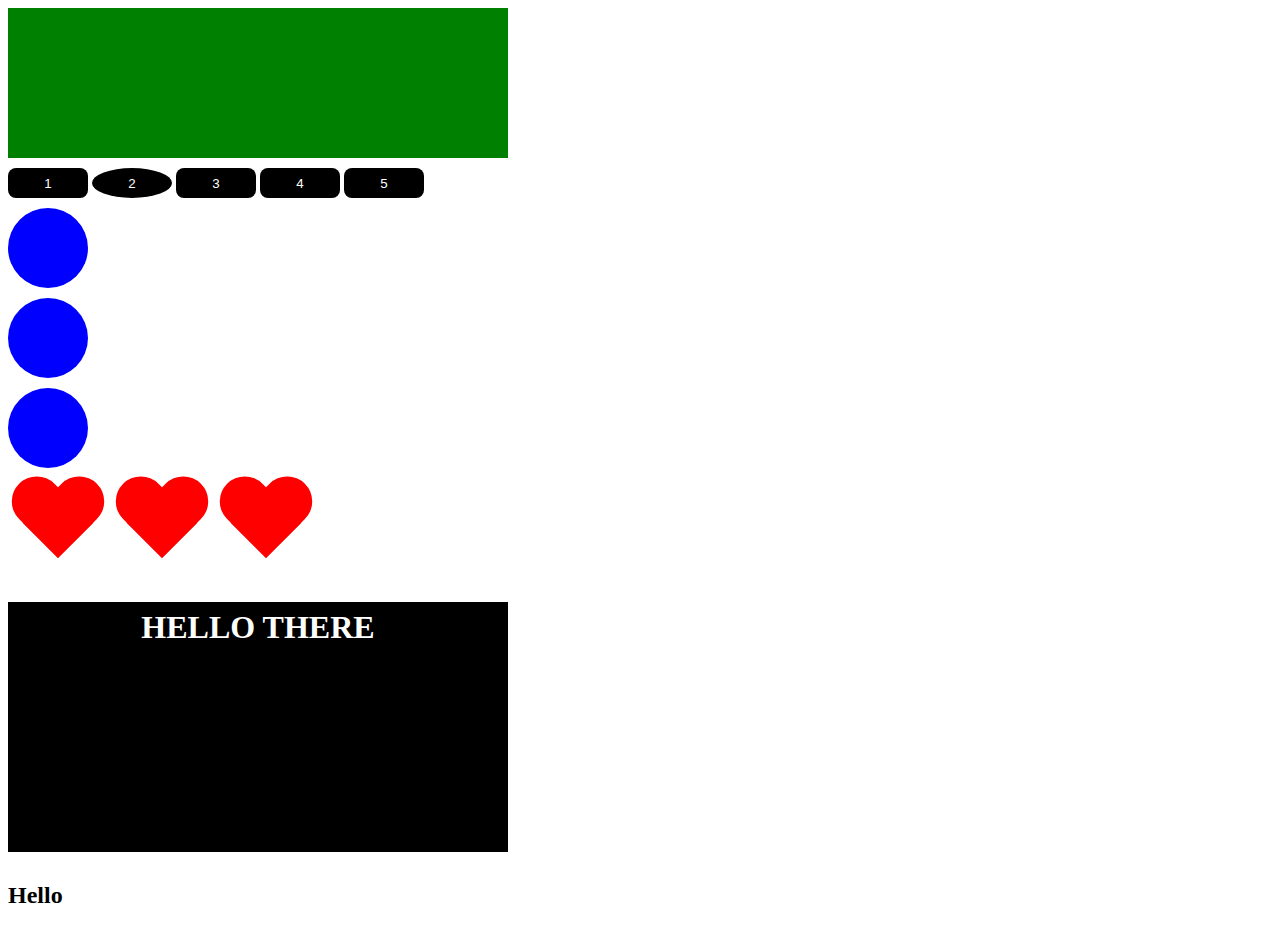
<file: index.html>
<!DOCTYPE html>
<html lang="ru">
	<head>
		<meta charset="utf-8">
		<meta http-equiv="X-UA-Compatible" content="IE=edge">
		<title>JavaScript</title>
		<link rel="stylesheet" href="css/style.css">
	</head>
	<body>
		<div class="box" id="box"></div>
		<button>1</button>
		<button>2</button>
		<button>3</button>
		<button>4</button>
		<button>5</button>

		<div class="circle"></div>
		<div class="circle"></div>
		<div class="circle"></div>

		<div class="wrapper">
			<div class="heart"></div>
			<div class="heart"></div>
            <div class="heart"></div>
            
		</div>

		<script src="js/script.js"></script>
	</body>
</html>
</file>
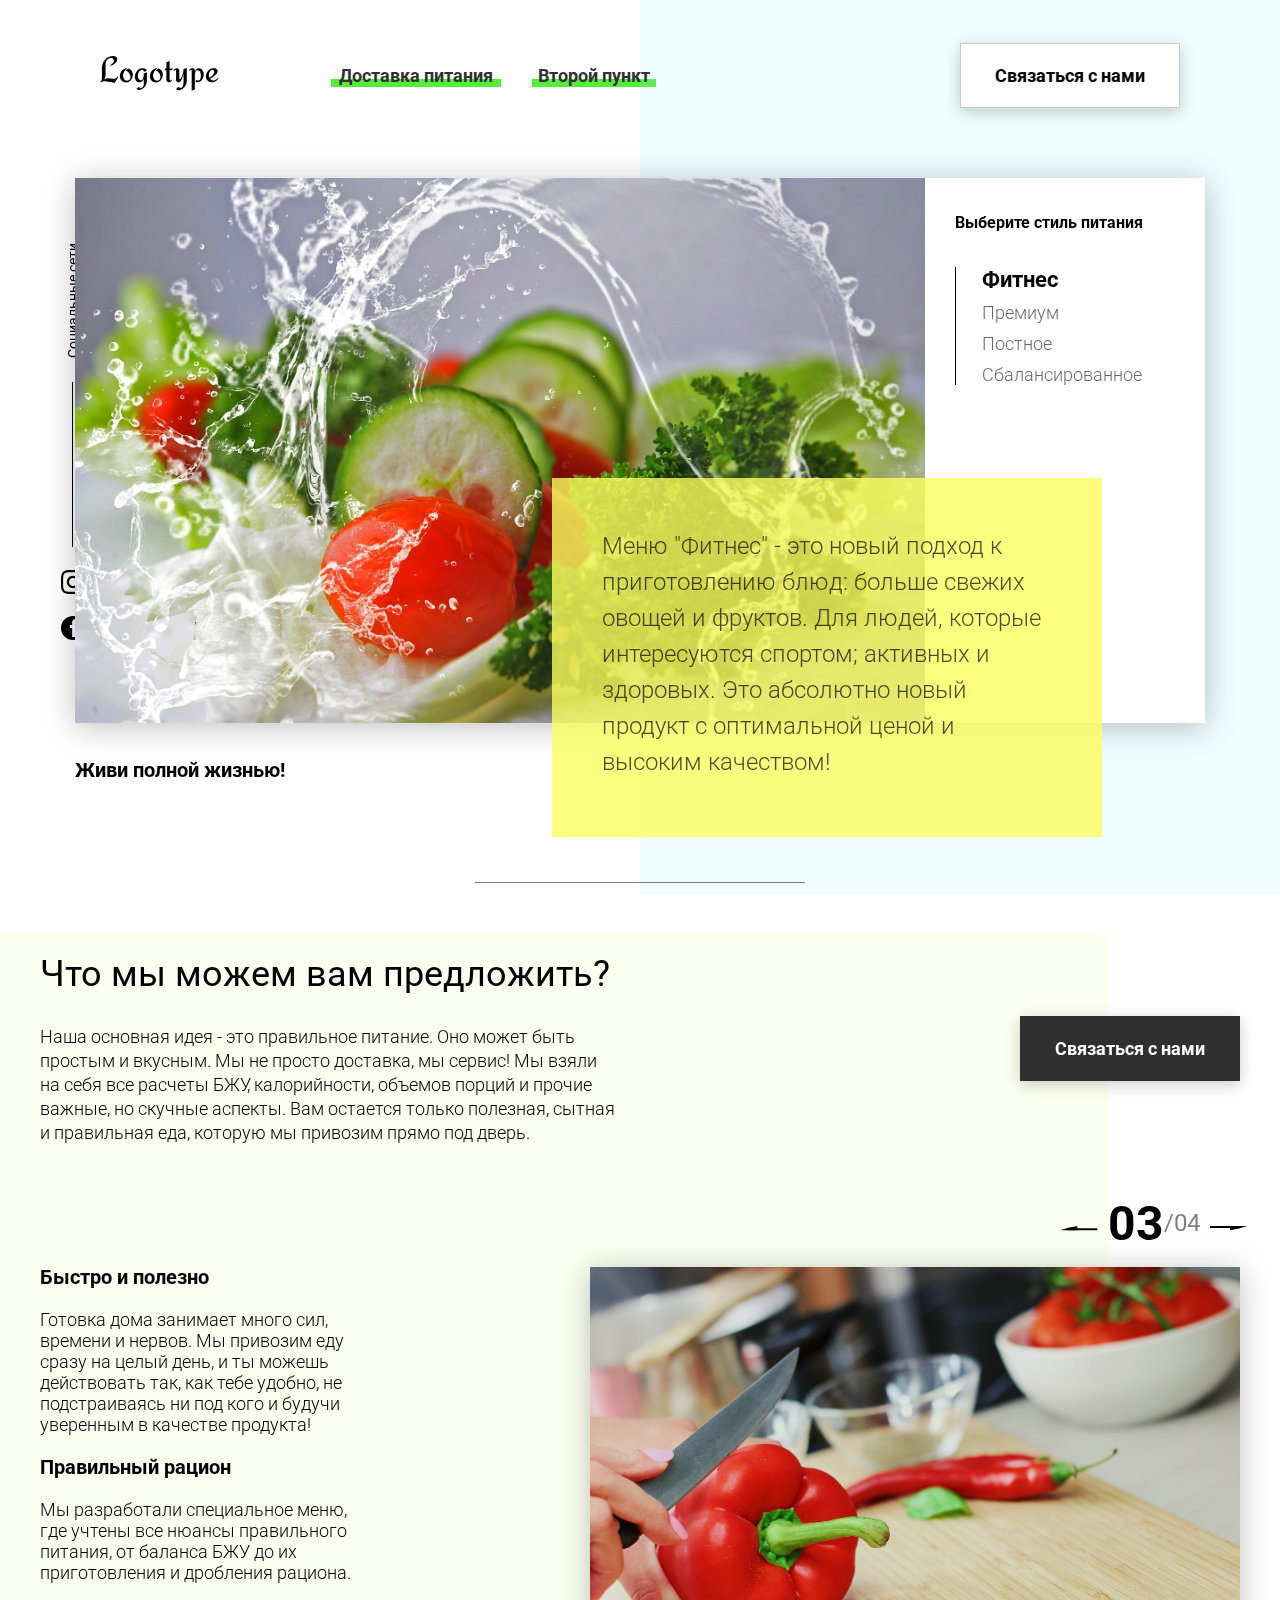
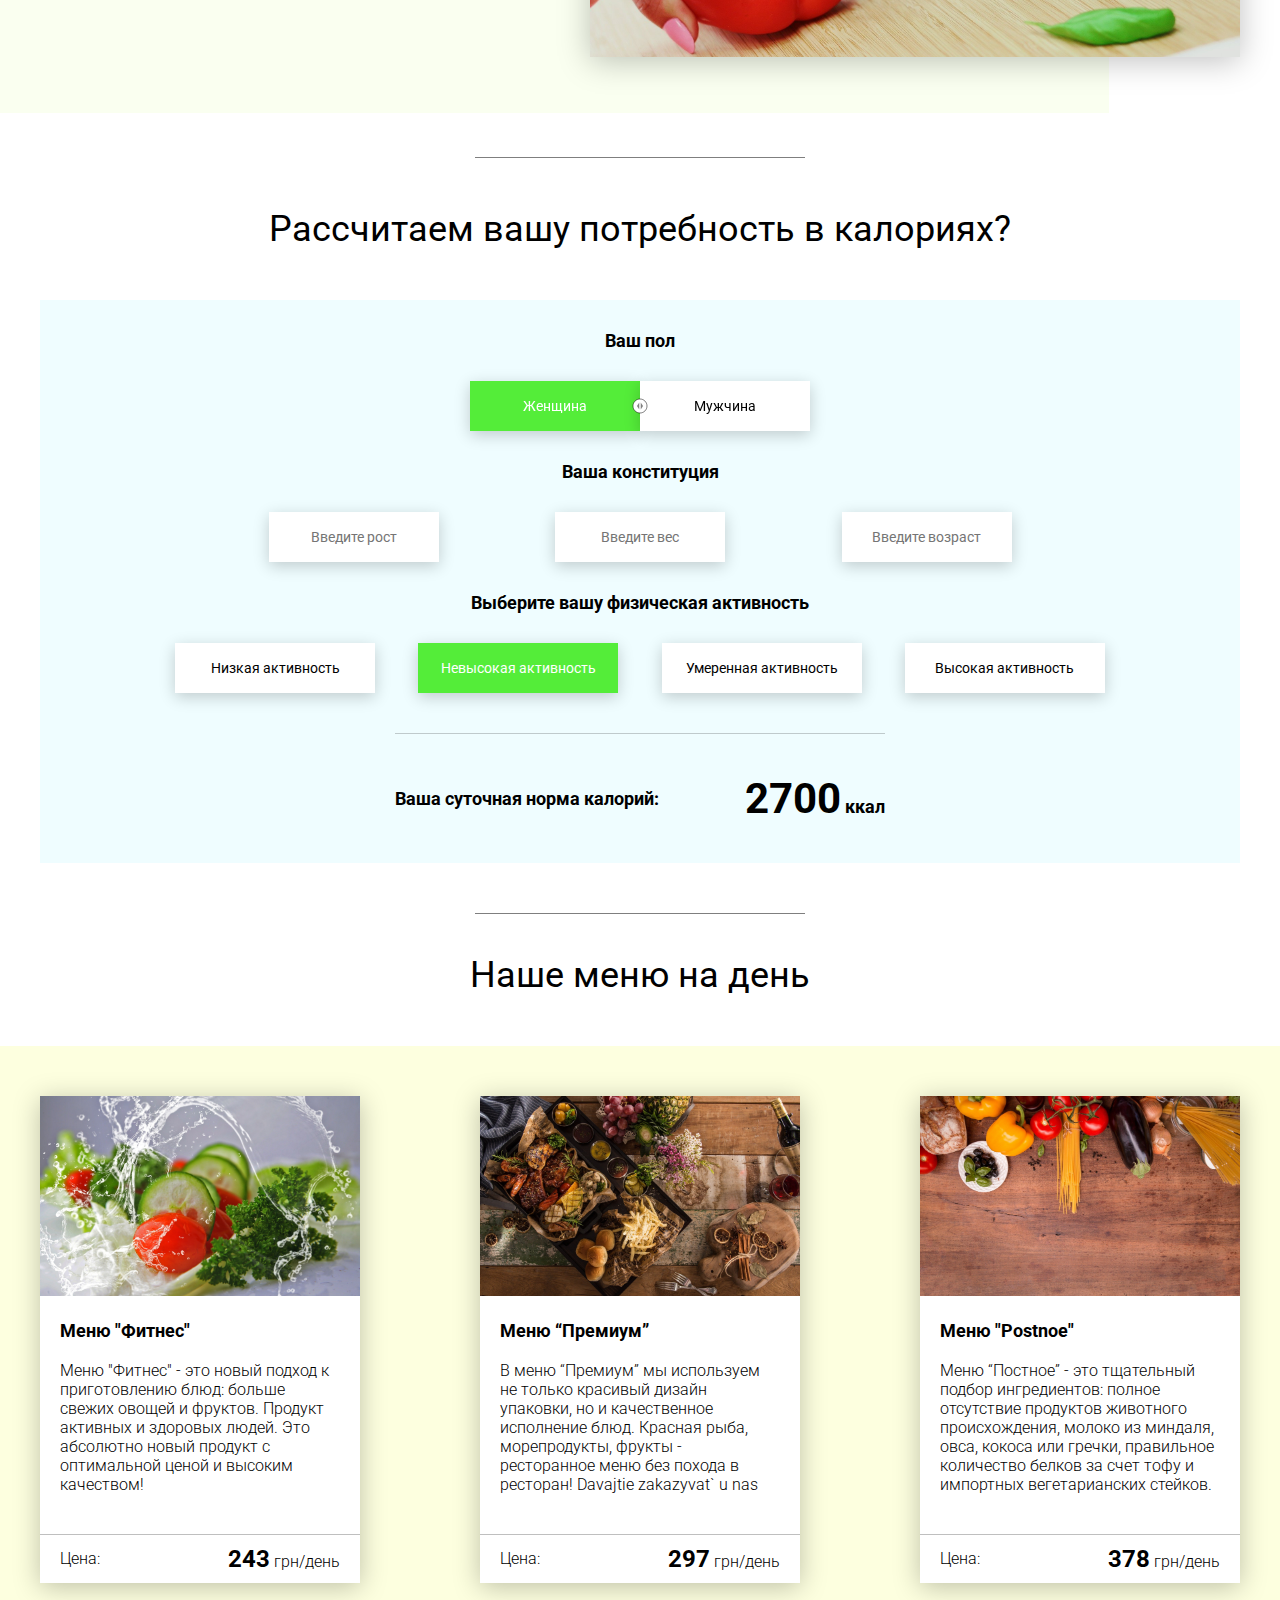
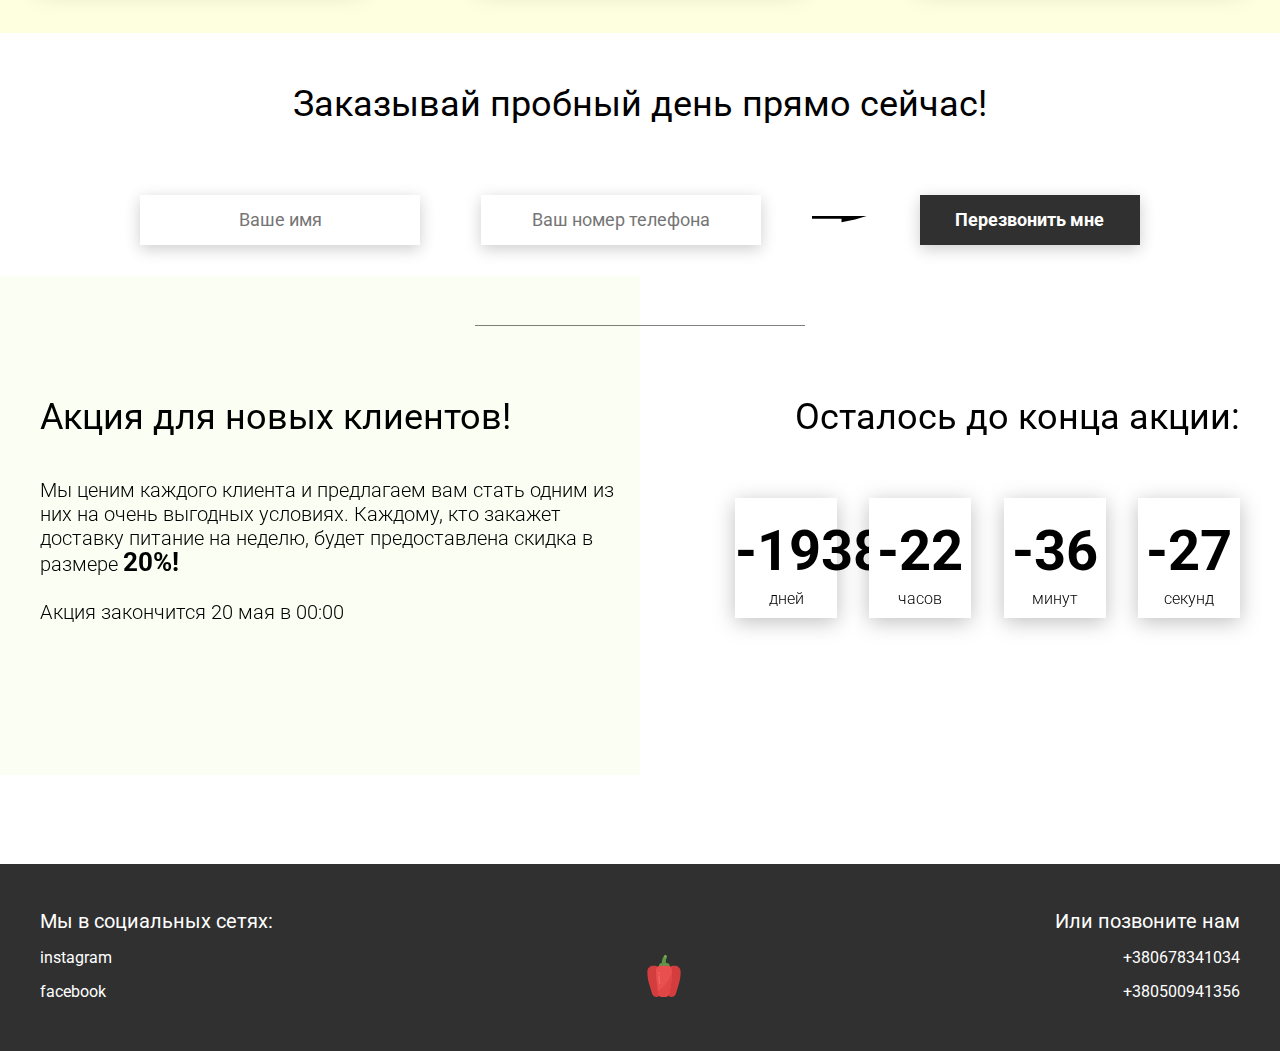
<file: 3.4 Food_dist/index.html>
<!DOCTYPE html>
<html lang="en">
<head>
    <meta charset="UTF-8">
    <meta name="viewport" content="width=device-width, initial-scale=1.0">
    <title>Food</title>
    <link rel="stylesheet" href="css/style.css">
</head>
<body>
    <header class="header">
        <div class="header__left-block">
            <div class="header__logo">
                <img src="icons/logo.svg" alt="Логотип">
            </div>
            <nav class="header__links">
                <a href="#" class="header__link">Доставка питания</a>
                <a href="#" class="header__link">Второй пункт</a>
            </nav>
        </div>
        <div class="header__right-block">
            <button data-modal class="btn btn_white">Связаться с нами</button>
        </div>
    </header>
    <div class="sidepanel">
        <div class="sidepanel__text"><span>Социальные сети</span></div>
        <div class="sidepanel__divider"></div>
        <a href="#" class="sidepanel__icon">
            <img src="icons/instagram.svg" alt="instagram">
        </a>
        <a href="#" class="sidepanel__icon">
            <img src="icons/facebook.svg" alt="facebook">
        </a>
    </div>

    <div class="preview">
        <div class="bgc_blue"></div>
        <div class="container">
            <div class="tabcontainer">
                <div class="tabcontent">
                    <img src="img/tabs/vegy.jpg" alt="vegy">
                    <div class="tabcontent__descr">
                        Меню "Фитнес" - это новый подход к приготовлению блюд: больше свежих овощей и фруктов. Для людей, которые интересуются спортом; активных и здоровых. Это абсолютно новый продукт с оптимальной ценой и высоким качеством!
                    </div>
                </div>
                <div class="tabcontent">
                    <img src="img/tabs/elite.jpg" alt="elite">
                    <div class="tabcontent__descr">
                        Меню “Премиум” - мы используем не только красивый дизайн упаковки, но и качественное исполнение блюд. Красная рыба, морепродукты, фрукты - ресторанное меню без похода в ресторан!                                     
                    </div>
                </div> 
                <div class="tabcontent">
                    <img src="img/tabs/post.jpg" alt="post">
                    <div class="tabcontent__descr">
                        Наше специальное “Постное меню” - это тщательный подбор ингредиентов: полное отсутствие продуктов животного происхождения. Полная гармония с собой и природой в каждом элементе! Все будет Ом!                                     
                    </div>
                </div>
                <div class="tabcontent">
                    <img src="img/tabs/vegy.jpg" alt="vegy">
                    <div class="tabcontent__descr">
                        Меню "Сбалансированное" - это соответствие вашего рациона всем научным рекомендациям. Мы тщательно просчитываем вашу потребность в к/б/ж/у и создаем лучшие блюда для вас.
                    </div>
                </div> 
                <div class="tabheader">
                    <h3>Выберите стиль питания</h3>
                    <div class="tabheader__items">
                        <div class="tabheader__item tabheader__item_active">Фитнес</div>
                        <div class="tabheader__item">Премиум</div>
                        <div class="tabheader__item">Постное</div>
                        <div class="tabheader__item">Сбалансированное</div>
                    </div>
                </div>
            </div>
            <div class="preview__life">Живи полной жизнью!</div>
        </div>
    </div>

    <div class="divider"></div>

    <div class="offer">
        <div class="bgc_y"></div>
        <div class="container">
            <div class="offer__text">
                <h2 class="title">Что мы можем вам предложить?</h2>
                <div class="offer__descr">
                    Наша основная идея - это правильное питание. Оно может быть простым и вкусным. Мы не просто доставка, мы сервис! Мы взяли на себя все расчеты БЖУ, калорийности, объемов порций и прочие важные, но скучные аспекты. Вам остается только полезная, сытная и правильная еда, которую мы привозим прямо под дверь.
                </div>
            </div>
            <div class="offer__action">
                <button data-modal class="btn btn_dark">Связаться с нами</button>
            </div>
        </div>
        <div class="container">
            <div class="offer__advantages">
                <h2>Быстро и полезно</h2>
                <div class="offer__advantages-text">
                    Готовка дома занимает много сил, времени и нервов. Мы привозим еду сразу на целый день, и ты можешь действовать так, как тебе удобно, не подстраиваясь ни под кого и будучи уверенным в качестве продукта!
                </div>
                <h2>Правильный рацион</h2>
                <div class="offer__advantages-text">
                    Мы разработали специальное меню, где учтены все нюансы правильного питания, от баланса БЖУ до их приготовления и дробления рациона.
                </div>
            </div>
            <div class="offer__slider">
                <div class="offer__slider-counter">
                    <div class="offer__slider-prev">
                        <img src="icons/left.svg" alt="prev">
                    </div>
                    <span id="current">03</span>
                    /
                    <span id="total">04</span>
                    <div class="offer__slider-next">
                        <img src="icons/right.svg" alt="next">
                    </div>
                </div>
                <div class="offer__slider-wrapper">
                    <div class="offer__slide">
                        <img src="img/slider/pepper.jpg" alt="pepper">
                    </div>
                    <!-- <div class="offer__slide">
                        <img src="img/slider/food-12.jpg" alt="food">
                    </div>
                    <div class="offer__slide">
                        <img src="img/slider/olive-oil.jpg" alt="oil">
                    </div>
                    <div class="offer__slide">
                        <img src="img/slider/paprika.jpg" alt="paprika">
                    </div> -->
                </div>
            </div>
        </div>
    </div>

    <div class="divider"></div>

    <div class="calculating">
        <div class="container">
            <h2 class="title">Рассчитаем вашу потребность в калориях?
            </h2>
            <div class="calculating__field">
                <div class="calculating__subtitle">
                    Ваш пол
                </div>
                <div class="calculating__choose" id="gender">
                    <div class="calculating__choose-item calculating__choose-item_active">Женщина</div>
                    <div class="calculating__choose-item">Мужчина</div>
                </div>

                <div class="calculating__subtitle">
                    Ваша конституция
                </div>
                <div class="calculating__choose calculating__choose_medium">
                    <input type="text" id="height" placeholder="Введите рост" class="calculating__choose-item">
                    <input type="text" id="weight" placeholder="Введите вес"  class="calculating__choose-item">
                    <input type="text" id="age" placeholder="Введите возраст" class="calculating__choose-item">
                </div>

                <div class="calculating__subtitle">
                    Выберите вашу физическая активность
                </div>
                <div class="calculating__choose calculating__choose_big">
                    <div id="low" class="calculating__choose-item">Низкая активность </div>
                    <div id="small"  class="calculating__choose-item calculating__choose-item_active">Невысокая активность</div>
                    <div id="medium" class="calculating__choose-item">Умеренная активность</div>
                    <div id="high" class="calculating__choose-item">Высокая активность</div>
                </div>

                <div class="calculating__divider"></div>

                <div class="calculating__total">
                    <div class="calculating__subtitle">
                        Ваша суточная норма калорий:
                    </div>
                    <div class="calculating__result">
                        <span>2700</span> ккал
                    </div>
                </div>
            </div>
        </div>
    </div>

    <div class="divider"></div>

    <div class="menu">
        <h2 class="title">Наше меню на день</h2>

        <div class="menu__field">
            <div class="container" id="cont">
                <!-- <div class="menu__item">
                    <img src="img/tabs/vegy.jpg" alt="vegy">
                    <h3 class="menu__item-subtitle">Меню "Фитнес"</h3>
                    <div class="menu__item-descr">Меню "Фитнес" - это новый подход к приготовлению блюд: больше свежих овощей и фруктов. Продукт активных и здоровых людей. Это абсолютно новый продукт с оптимальной ценой и высоким качеством!</div>
                    <div class="menu__item-divider"></div>
                    <div class="menu__item-price">
                        <div class="menu__item-cost">Цена:</div>
                        <div class="menu__item-total"><span>229</span> грн/день</div>
                    </div>
                </div>
                <div class="menu__item">
                    <img src="img/tabs/elite.jpg" alt="elite">
                    <h3 class="menu__item-subtitle">Меню “Премиум”</h3>
                    <div class="menu__item-descr">В меню “Премиум” мы используем не только красивый дизайн упаковки, но и качественное исполнение блюд. Красная рыба, морепродукты, фрукты - ресторанное меню без похода в ресторан!</div>
                    <div class="menu__item-divider"></div>
                    <div class="menu__item-price">
                        <div class="menu__item-cost">Цена:</div>
                        <div class="menu__item-total"><span>550</span> грн/день</div>
                    </div>
                </div>
                <div class="menu__item">
                    <img src="img/tabs/post.jpg" alt="post">
                    <h3 class="menu__item-subtitle">Меню "Постное"</h3>
                    <div class="menu__item-descr">Меню “Постное” - это тщательный подбор ингредиентов: полное отсутствие продуктов животного происхождения, молоко из миндаля, овса, кокоса или гречки, правильное количество белков за счет тофу и импортных вегетарианских стейков. </div>
                    <div class="menu__item-divider"></div>
                    <div class="menu__item-price">
                        <div class="menu__item-cost">Цена:</div>
                        <div class="menu__item-total"><span>430</span> грн/день</div>
                    </div>
                </div> -->
            </div>
        </div>
    </div>

    <div class="order">
        <div class="container">
            <div class="title">Заказывай пробный день прямо сейчас!</div>
            <form action="#" class="order__form">
                <input required placeholder="Ваше имя" name="name" type="text" class="order__input">
                <input required placeholder="Ваш номер телефона" name="phone" type="phone" class="order__input">
                <img src="icons/right.svg" alt="right">
                <button class="btn btn_dark btn_min">Перезвонить мне</button>
            </form>
        </div>
    </div>

    <div class="divider"></div>

    <div class="promotion">
        <div class="bgc_y"></div>
        <div class="container">
            <div class="promotion__text">
                <div class="title">Акция для новых клиентов!</div>
                <div class="promotion__descr">
                    Мы ценим каждого клиента и предлагаем вам стать одним из них на очень выгодных условиях. 
                    Каждому, кто закажет доставку питание на неделю, будет предоставлена скидка в размере <span>20%!</span>
                    <br><br>
                    Акция закончится 20 мая в 00:00
                </div>
            </div>
            <div class="promotion__timer">
                <div class="title">Осталось до конца акции:</div>
                <div class="timer">
                    <div class="timer__block">
                        <span id="days">12</span>
                        дней
                    </div>
                    <div class="timer__block">
                        <span id="hours">20</span>
                        часов
                    </div>
                    <div class="timer__block">
                        <span id="minutes">56</span>
                        минут
                    </div>
                    <div class="timer__block">
                        <span id="seconds">20</span>
                        секунд
                    </div>
                </div>
            </div>
        </div>
    </div>

    <footer class="footer">
        <div class="container">
            <div class="social">
                <div class="subtitle">Мы в социальных сетях:</div>
                <a href="#" class="link">instagram</a>
                <a href="#" class="link">facebook</a>
            </div>
            <div class="pepper">
                <img src="icons/veg.svg" alt="pepper">
            </div>
            <div class="call">
                <div class="subtitle">Или позвоните нам</div>
                <a href="#" class="link">+380678341034</a>
                <a href="#" class="link">+380500941356</a>
            </div>
        </div>
    </footer>

    <div class="modal hide">
        <div class="modal__dialog">
            <div class="modal__content">
                <form action="#">
                    <div data-close class="modal__close">&times;</div>
                    <div class="modal__title">Мы свяжемся с вами как можно быстрее!</div>
                    <input required placeholder="Ваше имя" name="name" type="text" class="modal__input">
                    <input required placeholder="Ваш номер телефона" name="phone" type="phone" class="modal__input">
                    <button class="btn btn_dark btn_min">Перезвонить мне</button>
                </form>
            </div>
        </div>
    </div>
    <script src="js/script.js"></script>
</body>
</html>
</file>
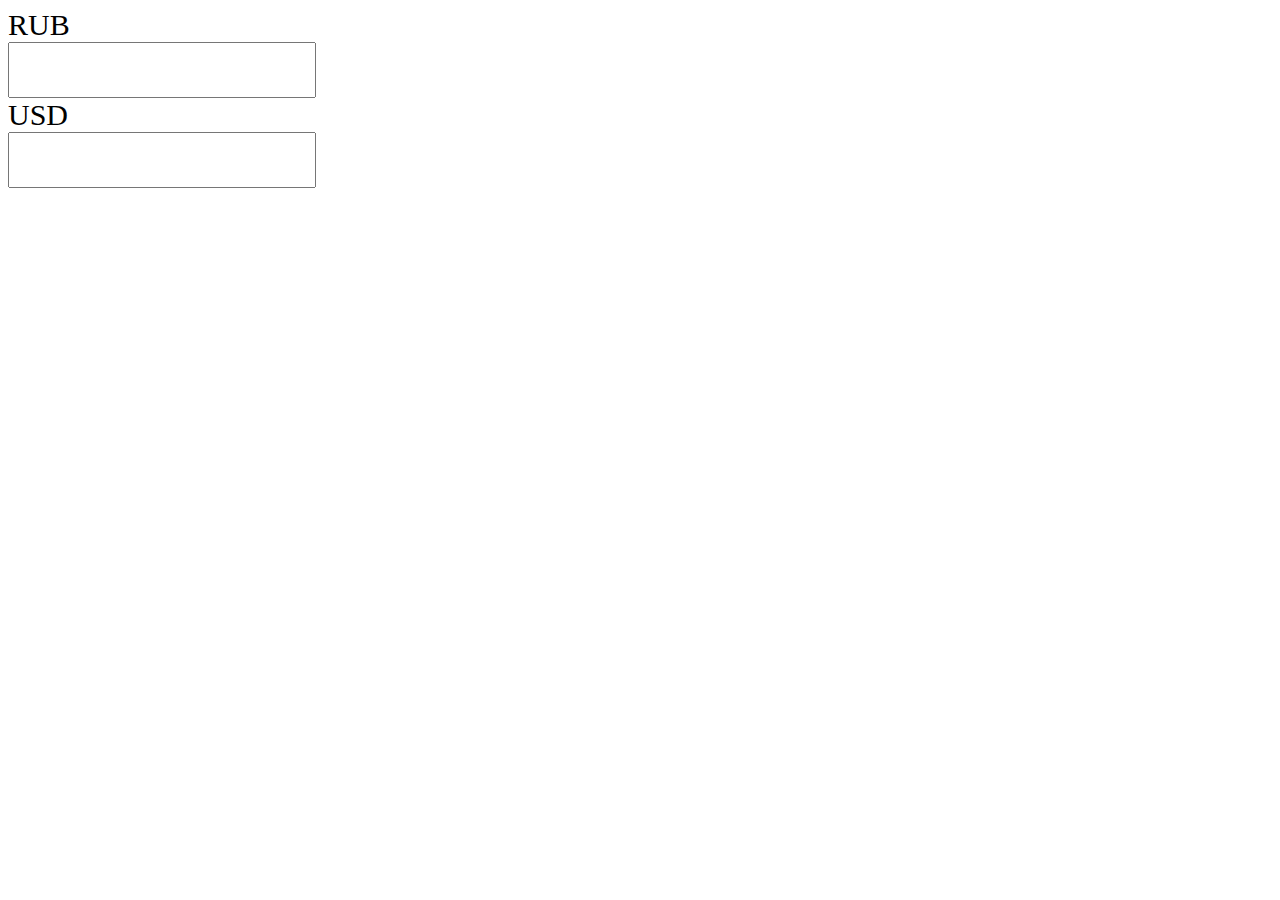
<file: calc /index.html>
<!DOCTYPE html>
<html lang="en">
<head>
    <meta charset="UTF-8">
    <meta name="viewport" content="width=device-width, initial-scale=1.0">
    <meta http-equiv="X-UA-Compatible" content="ie=edge">
    <title>Calc</title>
    <style>
        label {
            display: block;
            font-size: 30px;
        }
        input {
            width: 300px;
            height: 50px;
            font-size: 30px;
        }
    </style>
</head>
<body>
    <label for="rub">RUB</label>
    <input id="rub" type="text">
    <label for="usd">USD</label>
    <input id="usd" type="text">
    <script src="js/script.js"></script>
</body>
</html>
</file>
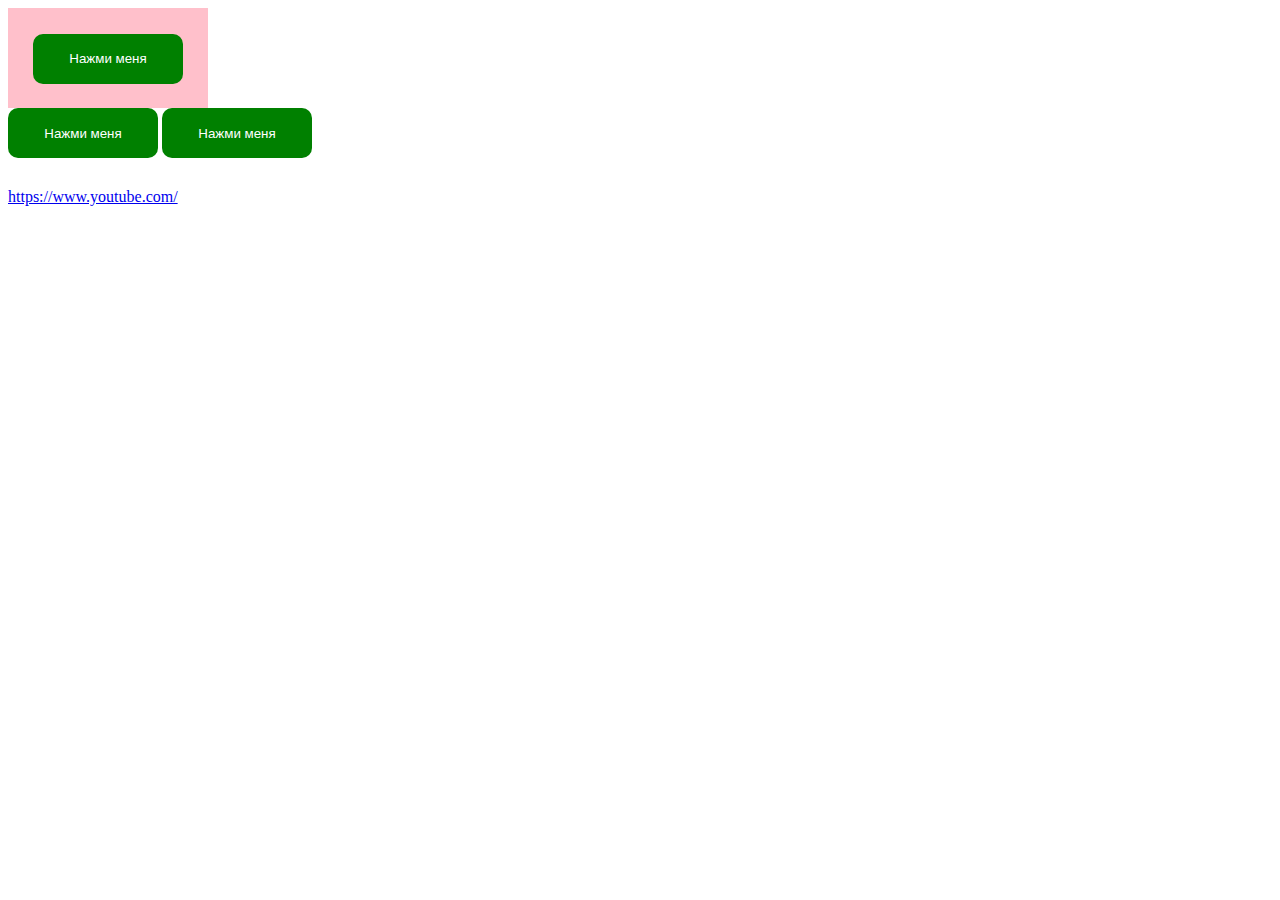
<file: preview/index.html>
<!DOCTYPE html>
<html lang="ru">
  <head>
		<meta charset="utf-8">
		<meta http-equiv="X-UA-Compatible" content="IE=edge">
		<title>JavaScript</title>
		<link rel="stylesheet" href="css.css">
  </head>
  <body>
        <div class="overlay">
			<button id="btn">Нажми меня</button>
		</div>
		<button >Нажми меня</button>
		<button>Нажми меня</button>

    	<a href="https://www.youtube.com/">https://www.youtube.com/</a>

		<script src="script.js"></script>
  </body>
</html>
</file>
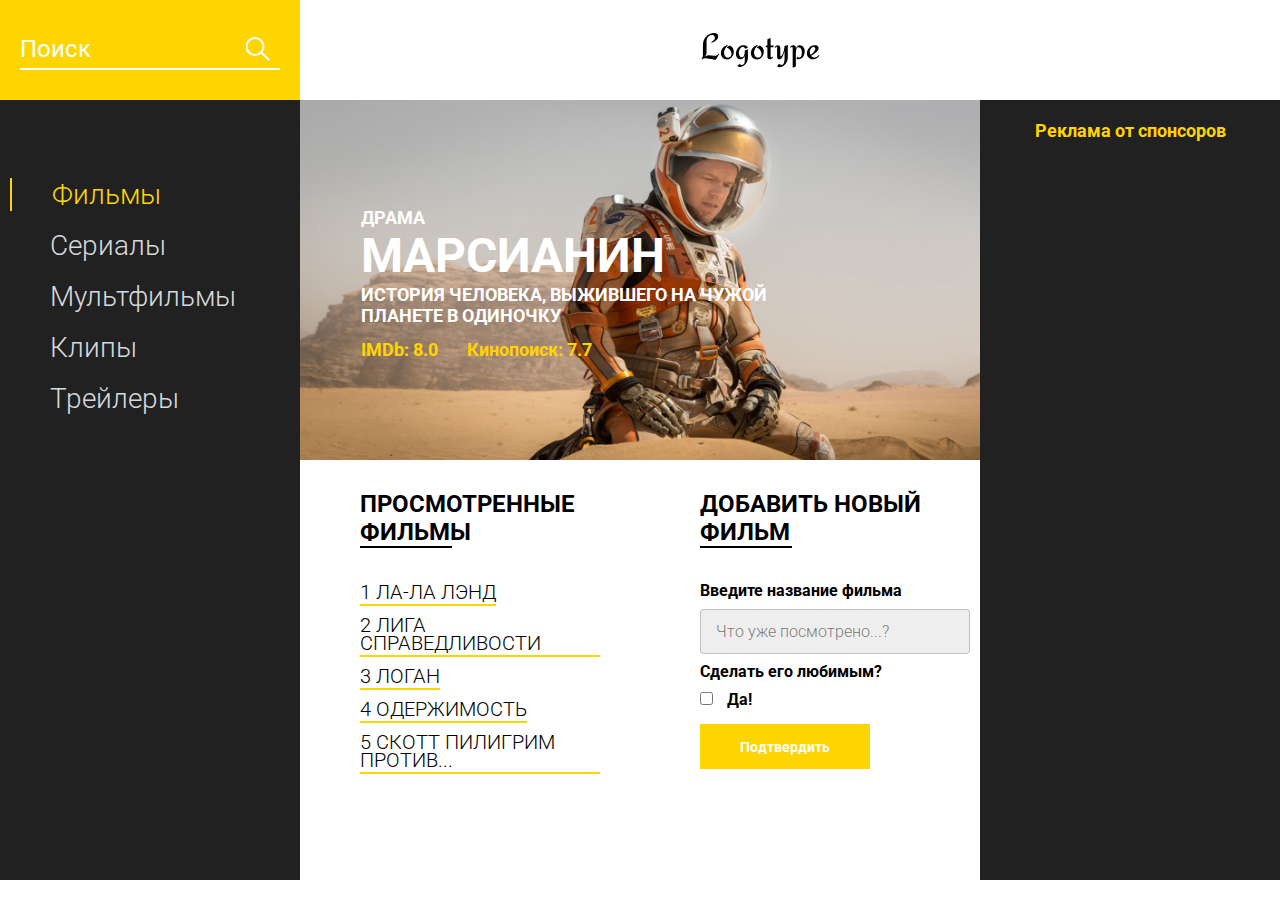
<file: project/index.html>
<!DOCTYPE html>
<html lang="en">
<head>
    <meta charset="UTF-8">
    <meta name="viewport" content="width=device-width, initial-scale=1.0">
    <title>Movie DB</title>
    <link href="https://fonts.googleapis.com/css?family=Roboto:300,400,700&display=swap&subset=cyrillic-ext" rel="stylesheet">
    <link rel="stylesheet" href="css/style.min.css">
</head>
<body>
    <header class="header">
        <div class="header__search">
            <form action="#">
                <input type="text" placeholder="Поиск">
            </form>
        </div>
        <div class="header__logo">
            <img src="icons/Logotype.svg" alt="logo">
        </div>
    </header>
    <main class="promo">
        <div class="promo__menu">
            <nav class="promo__menu-list">
                <ul>
                    <li><a class="promo__menu-item promo__menu-item_active" href="#">Фильмы</a></li>
                    <li><a class="promo__menu-item" href="#">Сериалы</a></li>
                    <li><a class="promo__menu-item" href="#">Мультфильмы</a></li>
                    <li><a class="promo__menu-item" href="#">Клипы</a></li>
                    <li><a class="promo__menu-item" href="#">Трейлеры</a></li>
                </ul>
            </nav>
        </div>
        <div class="promo__content">
            <div class="promo__bg">
                <div class="promo__genre">КОМЕДИЯ</div>
                <div class="promo__title">МАРСИАНИН</div>
                <div class="promo__descr">ИСТОРИЯ ЧЕЛОВЕКА, ВЫЖИВШЕГО НА ЧУЖОЙ ПЛАНЕТЕ В ОДИНОЧКУ</div>
                <div class="promo__ratings">
                    <span>IMDb: 8.0</span>
                    <span>Кинопоиск: 7.7</span>
                </div>
            </div>
            <div class="promo__interactive">
                <div>
                    <div class="promo__interactive-title">ПРОСМОТРЕННЫЕ ФИЛЬМЫ</div>
                    <ul class="promo__interactive-list">
                        <li class="promo__interactive-item">ЛОГАН
                            <div class="delete"></div>
                        </li>
                        <li class="promo__interactive-item">ЛИГА СПРАВЕДЛИВОСТИ
                            <div class="delete"></div>
                        </li>
                        <li class="promo__interactive-item">ЛА-ЛА ЛЭНД
                            <div class="delete"></div>
                        </li>
                        <li class="promo__interactive-item">ОДЕРЖИМОСТЬ
                            <div class="delete"></div>
                        </li>
                        <li class="promo__interactive-item">СКОТТ ПИЛИГРИМ ПРОТИВ...
                            <div class="delete"></div>
                        </li>
                    </ul>
                </div>
                <div>
                    <form class="add">
                        <div class="promo__interactive-title">ДОБАВИТЬ НОВЫЙ ФИЛЬМ</div>
                        <span>Введите название фильма</span>
                        <input class="adding__input" type="text" placeholder="Что уже посмотрено...?">
                        <span>Сделать его любимым?</span>
                        <input type="checkbox">
                        <span class="yes">Да!</span>
                        <button data-type="1">Подтвердить</button>
                    </form>
                </div>
            </div>
        </div>
        <div class="promo__adv">
            <div class="promo__adv-title">Реклама от спонсоров</div>
            <img src="img/content_1.jpg" alt="some picture">
            <img src="img/content_2.jpg" alt="some picture">
            <img src="img/content_3.png" alt="some picture">
        </div>
    </main>

    <script src="js/script.js"></script>
</body>
</html>
</file>
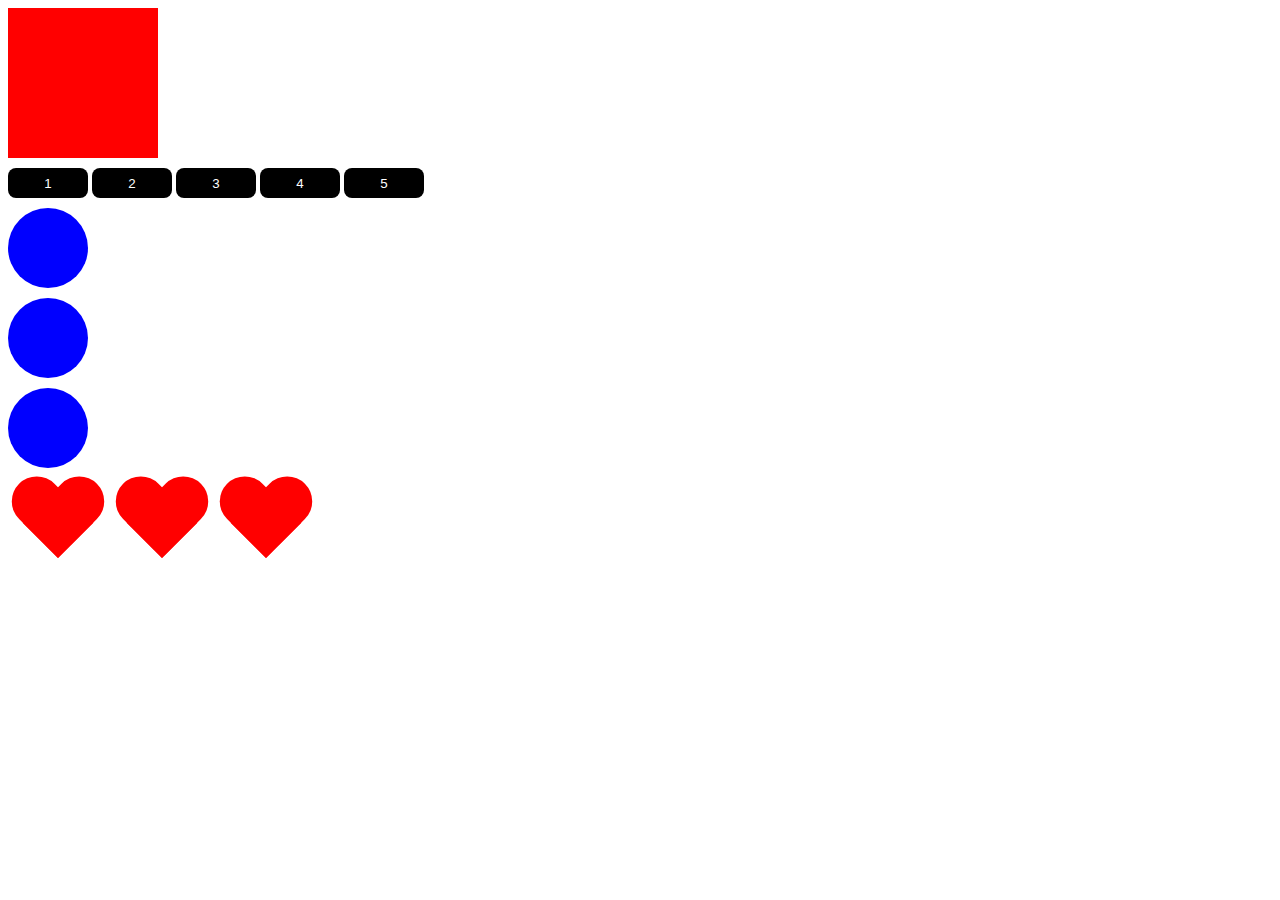
<file: studying/index.html>
<!DOCTYPE html>
<html lang="ru">
	<head>
		<meta charset="utf-8">
		<meta http-equiv="X-UA-Compatible" content="IE=edge">
		<title>JavaScript</title>
		<link rel="stylesheet" href="css/style.css">
	</head>
	<body>
		<div class="box" id="box"></div>
		<button>1</button>
		<button>2</button>
		<button>3</button>
		<button>4</button>
		<button>5</button>

		<div class="circle"></div>
		<div class="circle"></div>
		<div class="circle"></div>

		<div class="wrapper">
			<div class="heart"></div>
			<div class="heart"></div>
            <div class="heart"></div>
            
		</div>

		<script src="js/JSfromCodeWars.js"></script>
	</body>
</html>
</file>
<file: css/style.css>
.box {
    width: 150px;
    height: 150px;
    background-color: red;
  }
  button {
      width: 80px;
      height: 30px;
      margin-top: 10px;
      border: none;
      border-radius: 8px;
      background-color: #000;
      color: #fff;
      cursor: pointer;
      outline: none;
  }
  
  .circle {
      width: 80px;
      height: 80px;
      background-color: blue;
      display: block;
      margin-top: 10px;
      border-radius: 100%;
  }
  
  .heart {
      display: inline-block;
      position: relative;
      width: 100px;
      height: 90px;
      margin-top: 10px;
  }
  .heart:before,
  .heart:after {
      position: absolute;
      content: "";
      left: 50px;
      top: 0;
      width: 50px;
      height: 80px;
      background: red;
      -moz-border-radius: 50px 50px 0 0;
      border-radius: 50px 50px 0 0;
      -webkit-transform: rotate(-45deg);
         -moz-transform: rotate(-45deg);
          -ms-transform: rotate(-45deg);
           -o-transform: rotate(-45deg);
              transform: rotate(-45deg);
      -webkit-transform-origin: 0 100%;
         -moz-transform-origin: 0 100%;
          -ms-transform-origin: 0 100%;
           -o-transform-origin: 0 100%;
              transform-origin: 0 100%;
  }
  .heart:after {
      left: 0;
      -webkit-transform: rotate(45deg);
         -moz-transform: rotate(45deg);
          -ms-transform: rotate(45deg);
           -o-transform: rotate(45deg);
              transform: rotate(45deg);
      -webkit-transform-origin: 100% 100%;
         -moz-transform-origin: 100% 100%;
          -ms-transform-origin: 100% 100%;
           -o-transform-origin: 100% 100%;
              transform-origin :100% 100%;
  }
  .black{
      width: 150px;
      height: 50px;
      line-height: 50px;
      text-align: center;
      background-color: black;
      margin-bottom: 30px;
      margin-top: 30px;
      color: #fff;
  }
</file>
<file: 3.4 Food_dist/css/style.css>
@import url(https://fonts.googleapis.com/css?family=Roboto:300,400,700&display=swap&subset=cyrillic-ext);

* {
    box-sizing: border-box;
    margin: 0;
    padding: 0;
    font-family: Roboto, sans-serif
}

a {
    text-decoration: none
}

.btn {
    width: 220px;
    height: 65px;
    display: flex;
    justify-content: center;
    align-items: center;
    background-color: #fff;
    font-size: 18px;
    font-weight: 700;
    border: 1px solid rgba(0, 0, 0, .2);
    box-shadow: 0 4px 15px rgba(0, 0, 0, .2);
    cursor: pointer;
    transition: .3s all;
    outline: 0
}

.btn_white {
    background-color: #fff
}

.btn_dark {
    background-color: #303030;
    color: #fff;
    border: none
}

.btn_min {
    height: 50px
}

.btn:hover {
    box-shadow: 0 4px 30px rgba(0, 0, 0, .3)
}

.container {
    max-width: 1200px;
    margin: 0 auto
}

.divider {
    width: 330px;
    height: 1px;
    margin: 0 auto;
    background-color: rgba(0, 0, 0, .5)
}

.title {
    font-size: 36px;
    font-weight: 400
}

.header {
    display: flex;
    justify-content: space-between;
    align-items: center;
    height: 150px;
    padding: 0 100px
}

.header__left-block {
    display: flex;
    justify-content: space-between;
    min-width: 550px
}

.header__logo {
    max-width: 170px
}

.header__logo img {
    width: 100%
}

.header__links {
    display: flex;
    align-items: center
}

.header__link {
    position: relative;
    margin-right: 45px;
    font-weight: 700;
    font-size: 18px;
    color: #303030
}

.header__link:after {
    content: '';
    position: absolute;
    display: block;
    width: 110%;
    left: -5%;
    bottom: -1px;
    z-index: -1;
    height: 8px;
    background: #54ed39
}

.header__link:last-child {
    margin-right: 0
}

.sidepanel {
    position: fixed;
    left: 60px;
    top: 240px;
    height: 400px;
    width: 25px;
    display: flex;
    flex-direction: column;
    justify-content: space-between;
    align-items: center
}

.sidepanel__text {
    width: 120px;
    height: 120px;
    font-size: 14px
}

.sidepanel__text span {
    display: flex;
    transform: rotate(-90deg) translateX(-50px)
}

.sidepanel__divider {
    width: 1px;
    height: 165px;
    background-color: #000
}

.sidepanel__icon {
    width: 24px;
    height: 24px
}

.sidepanel__icon img {
    width: 100%
}

.preview {
    padding: 28px 0 100px 0;
    position: relative
}

.preview__life {
    font-weight: 700;
    font-size: 20px;
    margin-left: 35px;
    margin-top: 35px
}

.bgc_blue {
    position: absolute;
    right: 0;
    top: -155px;
    width: 50vw;
    height: 900px;
    background: rgba(146, 242, 255, .15);
    z-index: -1
}

.tabcontainer {
    display: flex;
    width: 1130px;
    margin: 0 auto;
    box-shadow: 0 4px 30px rgba(0, 0, 0, .25)
}

.tabcontent {
    width: 850px;
    position: relative
}

.tabcontent img {
    width: 100%;
    height: 100%;
    object-fit: cover
}

.tabcontent__descr {
    position: absolute;
    top: 300px;
    right: -177px;
    width: 550px;
    height: 359px;
    background: rgba(251, 254, 93, .8);
    padding: 50px;
    font-size: 24px;
    font-weight: 300;
    line-height: 36px;
    color: rgba(0, 0, 0, .7)
}

.tabheader {
    width: 280px;
    padding: 35px 30px;
    background-color: #fff
}

.tabheader h3 {
    font-weight: 700;
    font-size: 16px
}

.tabheader__items {
    margin-top: 35px;
    padding-left: 26px;
    border-left: 1px solid #000
}

.tabheader__item {
    font-weight: 700;
    font-size: 18px;
    font-weight: 300;
    margin-top: 10px;
    color: rgba(0, 0, 0, .6);
    cursor: pointer;
    transition: .3s all
}

.tabheader__item_active {
    color: #000;
    font-size: 22px;
    font-weight: 700
}

.offer {
    padding: 70px 0 100px 0;
    position: relative
}

.offer .container {
    display: flex;
    justify-content: space-between
}

.offer .bgc_y {
    position: absolute;
    width: 1109px;
    height: 780px;
    background: rgba(243, 255, 222, .45);
    z-index: -1;
    top: 50px
}

.offer__text {
    width: 580px
}

.offer__descr {
    font-size: 18px;
    margin-top: 30px;
    font-weight: 300;
    line-height: 24px
}

.offer__action {
    display: flex;
    align-items: center;
    justify-content: flex-end
}

.offer__advantages {
    width: 330px;
    margin-top: 50px
}

.offer__advantages h2 {
    font-weight: 700;
    font-size: 20px;
    margin-top: 20px
}

.offer__advantages h2:first-child {
    margin-top: 70px
}

.offer__advantages-text {
    margin-top: 20px;
    font-size: 18px;
    font-weight: 300;
    line-height: 21px
}

.offer__slider {
    width: 650px;
    margin-top: 50px;
    display: flex;
    flex-direction: column;
    align-items: flex-end
}

.offer__slider-counter {
    display: flex;
    width: 180px;
    align-items: center;
    font-size: 24px;
    color: rgba(0, 0, 0, .5)
}

.offer__slider-wrapper {
    width: 100%;
    margin-top: 15px;
    box-shadow: 0 4px 30px rgba(0, 0, 0, .25)
}

.offer__slider-prev {
    margin-right: 10px;
    cursor: pointer
}

.offer__slider-next {
    margin-left: 10px;
    cursor: pointer
}

.offer__slider #current {
    font-size: 48px;
    font-weight: 700;
    color: #000
}

.offer__slide {
    width: 100%;
    height: 390px
}

.offer__slide img {
    width: 100%;
    height: 100%;
    object-fit: cover
}

.calculating {
    padding: 50px 0
}

.calculating .title {
    text-align: center
}

.calculating__field {
    width: 100%;
    margin-top: 50px;
    background: rgba(146, 242, 255, .15);
    padding: 30px 0 40px 0
}

.calculating__subtitle {
    text-align: center;
    font-size: 18px;
    font-weight: 700;
    margin-top: 30px
}

.calculating__subtitle:first-child {
    margin-top: 0
}

.calculating #gender:after {
    content: '';
    position: absolute;
    top: 50%;
    transform: translateY(-50%);
    display: block;
    width: 16px;
    height: 16px;
    background: url(../icons/switch.svg) center center/cover no-repeat
}

.calculating__choose {
    position: relative;
    display: flex;
    margin-top: 30px;
    justify-content: center
}

.calculating__choose-item {
    display: flex;
    align-items: center;
    justify-content: center;
    width: 170px;
    height: 50px;
    padding: 0 10px;
    background: #fff;
    box-shadow: 0 4px 15px rgba(0, 0, 0, .2);
    border: none;
    text-align: center;
    font-size: 14px;
    cursor: pointer;
    outline: 0;
    transition: .3s all
}

.calculating__choose-item_active {
    color: #fff;
    background-color: #54ed39
}

.calculating__choose_medium {
    width: 743px;
    justify-content: space-between;
    margin: 30px auto 0 auto
}

.calculating__choose_big {
    width: 930px;
    justify-content: space-between;
    margin: 30px auto 0 auto
}

.calculating__choose_big .calculating__choose-item {
    width: 200px
}

.calculating__divider {
    width: 490px;
    height: 1px;
    margin: 40px auto;
    background-color: rgba(0, 0, 0, .2)
}

.calculating__total {
    width: 490px;
    margin: 0 auto;
    display: flex;
    justify-content: space-between;
    align-items: center
}

.calculating__result {
    font-size: 18px;
    font-weight: 700
}

.calculating__result span {
    font-size: 42px
}

.menu {
    padding: 40px 0 50px 0
}

.menu .container {
    display: flex;
    justify-content: space-between;
    align-items: flex-start
}

.menu .title {
    text-align: center
}

.menu__field {
    margin-top: 50px;
    padding: 50px 0;
    width: 100%;
    background: rgba(249, 254, 126, .25)
}

.menu__item {
    width: 320px;
    min-height: 450px;
    background: #fff;
    box-shadow: 0 4px 25px rgba(0, 0, 0, .25);
    font-size: 16px;
    font-weight: 300
}

.menu__item img {
    width: 100%;
    height: 200px;
    object-fit: cover
}

.menu__item-subtitle {
    font-weight: 700;
    font-size: 18px;
    padding: 0 20px;
    margin-top: 20px
}

.menu__item-descr {
    margin-top: 20px;
    padding: 0 20px
}

.menu__item-divider {
    width: 100%;
    height: 1px;
    background-color: rgba(0, 0, 0, .25);
    margin-top: 40px
}

.menu__item-price {
    display: flex;
    justify-content: space-between;
    align-items: center;
    padding: 10px 20px
}

.menu__item-price span {
    font-size: 24px;
    font-weight: 700
}

.order {
    padding-bottom: 80px
}

.order .title {
    text-align: center
}

.order__form {
    margin-top: 70px;
    padding: 0 100px;
    display: flex;
    justify-content: space-between;
    align-items: center
}

.order__form img {
    transform: scale(1.5)
}

.order__input {
    width: 280px;
    height: 50px;
    background: #fff;
    box-shadow: 0 4px 15px rgba(0, 0, 0, .2);
    border: none;
    font-size: 18px;
    text-align: center;
    padding: 0 20px;
    outline: 0
}

.promotion {
    padding: 70px 0 240px 0;
    position: relative
}

.promotion .container {
    display: flex
}

.promotion .bgc_y {
    position: absolute;
    width: 50%;
    height: 499px;
    background: rgba(243, 255, 222, .35);
    z-index: -1;
    top: -50px;
    left: 0
}

.promotion__text {
    width: 50%
}

.promotion__descr {
    margin-top: 40px;
    font-size: 20px;
    line-height: 24px;
    font-weight: 300
}

.promotion__descr span {
    font-weight: 700;
    font-size: 26px
}

.promotion__timer {
    width: 50%
}

.promotion__timer .title {
    text-align: right
}

.promotion__timer .timer {
    margin-top: 60px;
    padding-left: 95px;
    display: flex;
    justify-content: space-between;
    align-items: center
}

.promotion__timer .timer__block {
    width: 102px;
    height: 120px;
    background: #fff;
    box-shadow: 0 4px 20px rgba(0, 0, 0, .25);
    font-size: 16px;
    font-weight: 300;
    text-align: center
}

.promotion__timer .timer__block span {
    display: block;
    margin-top: 20px;
    margin-bottom: 5px;
    font-size: 56px;
    font-weight: 700
}

.footer {
    min-height: 180px;
    background-color: #303030;
    padding: 45px 0 50px 0;
    color: #fff
}

.footer .container {
    height: 100%;
    display: flex;
    justify-content: space-between;
    align-items: flex-end
}

.footer .subtitle {
    font-size: 20px
}

.footer .link {
    display: block;
    margin-top: 15px;
    font-size: 16px;
    color: #fff
}

.footer .call {
    text-align: right
}

.modal {
    position: fixed;
    top: 0;
    left: 0;
    z-index: 1050;
    display: none;
    width: 100%;
    height: 100%;
    overflow: hidden;
    background-color: rgba(0, 0, 0, .5)
}

.modal__dialog {
    max-width: 500px;
    margin: 40px auto
}

.modal__content {
    position: relative;
    width: 100%;
    padding: 40px;
    background-color: #fff;
    border: 1px solid rgba(0, 0, 0, .2);
    border-radius: 4px;
    max-height: 80vh;
    overflow-y: auto
}

.modal__close {
    position: absolute;
    top: 8px;
    right: 14px;
    font-size: 30px;
    color: #000;
    opacity: .5;
    font-weight: 700;
    border: none;
    background-color: transparent;
    cursor: pointer
}

.modal__title {
    text-align: center;
    font-size: 22px;
    text-transform: uppercase
}

.modal__input {
    display: block;
    margin: 20px auto 20px auto;
    width: 280px;
    height: 50px;
    background: #fff;
    box-shadow: 0 4px 15px rgba(0, 0, 0, .2);
    border: none;
    font-size: 18px;
    text-align: center;
    padding: 0 20px;
    outline: 0
}

.modal .btn {
    display: block;
    width: 280px;
    margin: 0 auto
}

.show {
    display: block
}

.hide {
    display: none
}

.fade {
    animation-name: fade;
    animation-duration: 1.5s;
}

@keyframes fade {
    from {
        opacity: 0.1;
    }

    to {
        opacity: 1;
    }
}
</file>
<file: preview/css.css>
button {
  width: 150px;
  height: 50px;
  background-color: green;
  border: none;
  color: #fff;
  border-radius: 10px;
  outline: none;
  cursor: pointer;
  transition: 0.3s;
}
button:hover {
  transform: scale(0.95);
}
.overlay {
  background-color: pink;
  width: 200px;
  height: 100px;
  text-align: center;
  line-height: 100px;
}
a {
  display: block;
  margin-top: 30px;
}
</file>
<file: studying/css/style.css>
.box {
    width: 150px;
    height: 150px;
    background-color: red;
  }
  button {
      width: 80px;
      height: 30px;
      margin-top: 10px;
      border: none;
      border-radius: 8px;
      background-color: #000;
      color: #fff;
      cursor: pointer;
      outline: none;
  }
  
  .circle {
      width: 80px;
      height: 80px;
      background-color: blue;
      display: block;
      margin-top: 10px;
      border-radius: 100%;
  }
  
  .heart {
      display: inline-block;
      position: relative;
      width: 100px;
      height: 90px;
      margin-top: 10px;
  }
  .heart:before,
  .heart:after {
      position: absolute;
      content: "";
      left: 50px;
      top: 0;
      width: 50px;
      height: 80px;
      background: red;
      -moz-border-radius: 50px 50px 0 0;
      border-radius: 50px 50px 0 0;
      -webkit-transform: rotate(-45deg);
         -moz-transform: rotate(-45deg);
          -ms-transform: rotate(-45deg);
           -o-transform: rotate(-45deg);
              transform: rotate(-45deg);
      -webkit-transform-origin: 0 100%;
         -moz-transform-origin: 0 100%;
          -ms-transform-origin: 0 100%;
           -o-transform-origin: 0 100%;
              transform-origin: 0 100%;
  }
  .heart:after {
      left: 0;
      -webkit-transform: rotate(45deg);
         -moz-transform: rotate(45deg);
          -ms-transform: rotate(45deg);
           -o-transform: rotate(45deg);
              transform: rotate(45deg);
      -webkit-transform-origin: 100% 100%;
         -moz-transform-origin: 100% 100%;
          -ms-transform-origin: 100% 100%;
           -o-transform-origin: 100% 100%;
              transform-origin :100% 100%;
  }
  .black{
      width: 150px;
      height: 50px;
      line-height: 50px;
      text-align: center;
      background-color: black;
      margin-bottom: 30px;
      margin-top: 30px;
      color: #fff;
  }
</file>
<file: project/css/style.min.css>
* {
    -webkit-box-sizing: border-box;
    box-sizing: border-box;
    margin: 0;
    padding: 0;
    font-family: 'Roboto', sans-serif
}

.header {
    display: -webkit-box;
    display: -ms-flexbox;
    display: flex;
    height: 100px
}

.header__search {
    display: -webkit-box;
    display: -ms-flexbox;
    display: flex;
    -webkit-box-pack: center;
    -ms-flex-pack: center;
    justify-content: center;
    -webkit-box-align: center;
    -ms-flex-align: center;
    align-items: center;
    height: 100%;
    width: 300px;
    background: #FFD500
}

.header__search form {
    position: relative;
    width: 260px;
    height: 30px
}

.header__search form input {
    width: 100%;
    border: none;
    border-bottom: 2px solid #fff;
    background-color: transparent;
    color: #fff;
    font-size: 24px;
    line-height: 28px;
    padding-bottom: 5px;
    outline: none
}

.header__search form input::-webkit-input-placeholder {
    color: #fff
}

.header__search form input:-ms-input-placeholder {
    color: #fff
}

.header__search form input::-ms-input-placeholder {
    color: #fff
}

.header__search form input::placeholder {
    color: #fff
}

.header__search form:after {
    content: '';
    display: block;
    position: absolute;
    top: 2px;
    right: 10px;
    background: url("../icons/search.svg") center center/cover no-repeat;
    width: 24px;
    height: 24px
}

.header__logo {
    display: -webkit-box;
    display: -ms-flexbox;
    display: flex;
    -webkit-box-pack: center;
    -ms-flex-pack: center;
    justify-content: center;
    -webkit-box-align: center;
    -ms-flex-align: center;
    align-items: center;
    height: 100%;
    width: calc(100% - 360px)
}

.promo {
    height: 780px;
    display: -webkit-box;
    display: -ms-flexbox;
    display: flex
}

.promo__menu {
    width: 300px;
    height: 100%;
    background: #212121;
    padding: 60px 0 0 10px
}

.promo__menu-item {
    display: block;
    font-size: 28px;
    line-height: 33px;
    color: #D6D9DC;
    text-decoration: none;
    font-weight: 300;
    padding-left: 40px;
    margin-top: 18px
}

.promo__menu-item:hover {
    color: #FFD500
}

.promo__menu-item_active {
    border-left: 2px solid #FFD500;
    color: #FFD500
}

.promo__content {
    width: calc(100% - 600px)
}

.promo__bg {
    height: 360px;
    background: url("../img/mars.webp") center center/cover no-repeat;
    background-position: top;
    padding: 107px 0 0 61px
}

.promo__genre {
    font-weight: bold;
    font-size: 18px;
    line-height: 21px;
    color: #FFFFFF;
    text-transform: uppercase
}

.promo__title {
    font-weight: bold;
    font-size: 48px;
    line-height: 56px;
    color: #FFFFFF;
    text-transform: uppercase
}

.promo__descr {
    width: 481px;
    font-weight: bold;
    font-size: 18px;
    line-height: 21px;
    color: #FFFFFF;
    text-transform: uppercase
}

.promo__ratings {
    margin-top: 13px
}

.promo__ratings span {
    font-weight: bold;
    font-size: 18px;
    line-height: 21px;
    color: #FFD500;
    margin-right: 25px
}

.promo__interactive {
    display: -webkit-box;
    display: -ms-flexbox;
    display: flex
}

.promo__interactive>div {
    width: 50%;
    padding: 30px 0 0 60px
}

.promo__interactive-title {
    display: inline-block;
    font-weight: bold;
    font-size: 24px;
    line-height: 28px;
    color: #000000
}

.promo__interactive-title:after {
    content: '';
    display: block;
    width: 33%;
    height: 2px;
    background-color: #000
}

.promo__interactive-list {
    list-style-type: none;
    margin-top: 35px;
    display: -webkit-box;
    display: -ms-flexbox;
    display: flex;
    -webkit-box-orient: vertical;
    -webkit-box-direction: normal;
    -ms-flex-direction: column;
    flex-direction: column;
    -webkit-box-align: start;
    -ms-flex-align: start;
    align-items: flex-start
}

.promo__interactive-item {
    display: inline-block;
    position: relative;
    font-weight: 300;
    font-size: 20px;
    line-height: 18px;
    color: #000000;
    margin-bottom: 15px;
    padding-right: 40px;
    text-transform: uppercase
}

.promo__interactive-item span {
    display: block;
    position: absolute;
    left: -30px;
    top: 50%;
    -webkit-transform: translateY(-50%);
    transform: translateY(-50%);
    width: 20px;
    height: 20px;
    background: url("../icons/Star.svg") center center/cover no-repeat
}

.promo__interactive-item:before {
    content: '';
    position: absolute;
    bottom: -5px;
    display: block;
    width: calc(100% - 40px);
    height: 2px;
    background-color: #FFD500
}

.promo__interactive-item:hover .delete {
    content: '';
    display: block;
    position: absolute;
    right: 0px;
    top: 50%;
    -webkit-transform: translateY(-50%);
    transform: translateY(-50%);
    width: 20px;
    height: 20px;
    background: url("../icons/trash.png") center center/cover no-repeat;
    cursor: pointer
}

.promo__interactive .add .promo__interactive-title {
    margin-bottom: 25px
}

.promo__interactive .add span {
    display: block;
    margin: 10px 0;
    font-weight: bold;
    font-size: 16px;
    line-height: 16px;
    color: #000000
}

.promo__interactive .add .yes {
    display: inline;
    margin-left: 10px
}

.promo__interactive .add input[type="text"] {
    width: 270px;
    height: 45px;
    line-height: 50px;
    font-size: 16px;
    background: rgba(196, 196, 196, 0.29);
    border: 1px solid rgba(0, 0, 0, 0.19);
    padding: 0 15px;
    outline: none;
    border-radius: 4px
}

.promo__interactive .add input[type="text"]::-webkit-input-placeholder {
    font-weight: 300;
    font-size: 16px;
    color: rgba(0, 0, 0, 0.53)
}

.promo__interactive .add input[type="text"]:-ms-input-placeholder {
    font-weight: 300;
    font-size: 16px;
    color: rgba(0, 0, 0, 0.53)
}

.promo__interactive .add input[type="text"]::-ms-input-placeholder {
    font-weight: 300;
    font-size: 16px;
    color: rgba(0, 0, 0, 0.53)
}

.promo__interactive .add input[type="text"]::placeholder {
    font-weight: 300;
    font-size: 16px;
    color: rgba(0, 0, 0, 0.53)
}

.promo__interactive .add button {
    display: block;
    margin-top: 15px;
    width: 170px;
    height: 45px;
    background: #FFD500;
    font-weight: bold;
    font-size: 14px;
    line-height: 14px;
    color: #FFFFFF;
    border: none;
    outline: none;
    cursor: pointer
}

.promo__interactive .add button:active {
    -webkit-transform: scale(0.95);
    transform: scale(0.95)
}

.promo__adv {
    background: #212121;
    width: 300px;
    height: 100%
}

.promo__adv-title {
    font-weight: bold;
    font-size: 18px;
    line-height: 21px;
    color: #FFD500;
    margin: 20px 0;
    text-align: center
}

.promo__adv img {
    width: 100%;
    margin-bottom: 10px
}

/*# sourceMappingURL=style.min.css.map */
</file>
